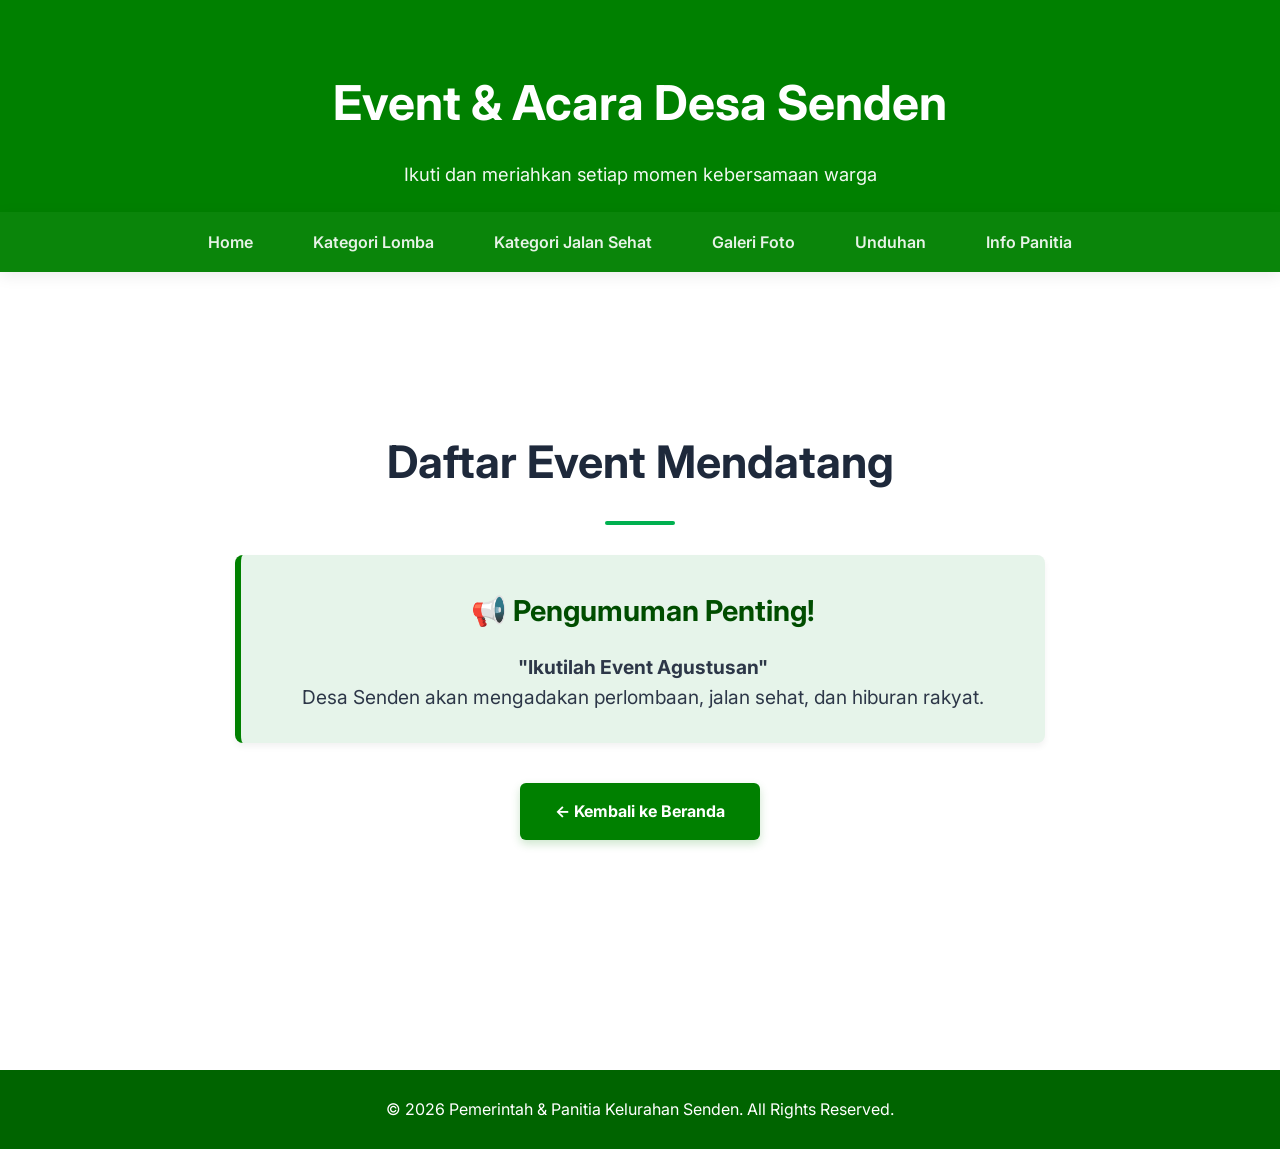
<file: event.html>
<!DOCTYPE html> <!-- Menentukan tipe dokumen HTML5 -->

<html lang="id"> <!-- Bahasa website Indonesia -->

<head> <!-- Bagian kepala website -->

    <meta charset="UTF-8"> <!-- Agar karakter terbaca normal -->

    <meta name="viewport" content="width=device-width, initial-scale=1.0">
    <!-- Membuat website responsive -->

    <title>Website Resmi Desa Senden - Event</title>
    <!-- Judul halaman -->

    <link rel="stylesheet" href="style.css">
    <!-- Menghubungkan file CSS -->

    <style>

        /* Mengatur background website */
        body {

            background: #ffffff;

        }

        /* Mengatur bagian header */
        header {

            position: relative;
            overflow: hidden;
            background: #008000;
            min-height: 200px;
            display: flex;
            align-items: center;
            justify-content: center;
            color: white;
            text-align: center;
            padding: 20px;

        }

        /* Container utama event */
        .event-container {

            max-width: 850px;
            margin: 50px auto;
            padding: 20px;
            text-align: center;

        }

        /* Kotak pengumuman */
        .highlight-box {

            background-color: #e6f4ea;
            border-left: 6px solid #008000;
            padding: 30px;
            border-radius: 8px;
            margin-top: 30px;
            box-shadow: 0 4px 6px rgba(0,0,0,0.05);
            text-align: center;

        }

        /* Judul pengumuman */
        .highlight-box h3 {

            color: #004d00;
            font-size: 1.8rem;
            margin-bottom: 15px;

        }

        /* Isi pengumuman */
        .highlight-box p {

            font-size: 1.2rem;
            color: #2d3748;
            line-height: 1.6;

        }

        /* Container tombol kembali */
        .btn-kembali-container {

            margin-top: 40px;
            text-align: center;

        }

        /* Tombol kembali */
        .btn-kembali {

            display: inline-block;
            background-color: #008000;
            color: white;
            text-decoration: none;
            border-radius: 6px;
            font-weight: bold;
            padding: 14px 35px;
            box-shadow: 0 4px 10px rgba(0, 128, 0, 0.2);
            transition: all 0.3s ease;

        }

        /* Efek hover tombol */
        .btn-kembali:hover {

            background-color: #005900;
            transform: translateY(-2px);
            box-shadow: 0 6px 15px rgba(0, 128, 0, 0.3);

        }

    </style>

</head>

<body> <!-- Isi website -->

    <!-- Header halaman -->
    <header>

        <div class="header-container">

            <!-- Judul halaman -->
            <h1>
                Event & Acara Desa Senden
            </h1>

            <!-- Deskripsi halaman -->
            <p>

                Ikuti dan meriahkan setiap
                momen kebersamaan warga

            </p>

        </div>

    </header>

    <!-- Navbar/menu navigasi -->
    <nav id="navbar">

        <!-- Menu home -->
        <a href="index.html">
            Home
        </a>

        <!-- Menu kategori lomba -->
        <a href="kategori.html">
            Kategori Lomba
        </a>

        <!-- Menu jalan sehat -->
        <a href="jalan-sehat.html">
            Kategori Jalan Sehat
        </a>

        <!-- Menu galeri -->
        <a href="galeri.html">
            Galeri Foto
        </a>

        <!-- Menu unduhan -->
        <a href="unduhan.html">
            Unduhan
        </a>

        <!-- Menu kontak -->
        <a href="kontak.html">
            Info Panitia
        </a>

    </nav>

    <!-- Section utama -->
    <section class="page-section">

        <div class="container">

            <!-- Container isi event -->
            <div class="event-container">

                <!-- Judul event -->
                <h2>
                    Daftar Event Mendatang
                </h2>

                <!-- Garis dekorasi -->
                <div class="line"></div>

                <!-- Kotak pengumuman -->
                <div class="highlight-box">

                    <!-- Judul pengumuman -->
                    <h3>
                        📢 Pengumuman Penting!
                    </h3>

                    <!-- Isi pengumuman -->
                    <p>

                        <strong>
                            "Ikutilah Event Agustusan"
                        </strong>

                    </p>

                    <!-- Penjelasan kegiatan -->
                    <p>

                        Desa Senden akan mengadakan
                        perlombaan, jalan sehat,
                        dan hiburan rakyat.

                    </p>

                </div>

                <!-- Container tombol kembali -->
                <div class="btn-kembali-container">

                    <!-- Tombol kembali -->
                    <a 
                    href="index.html"
                    class="btn-kembali">

                        ← Kembali ke Beranda

                    </a>

                </div>

            </div>

        </div>

    </section>

    <!-- Footer website -->
    <footer>

        <p>

            &copy; 2026 Pemerintah & Panitia
            Kelurahan Senden.

            All Rights Reserved.

        </p>

    </footer>

</body>

</html>
</file>
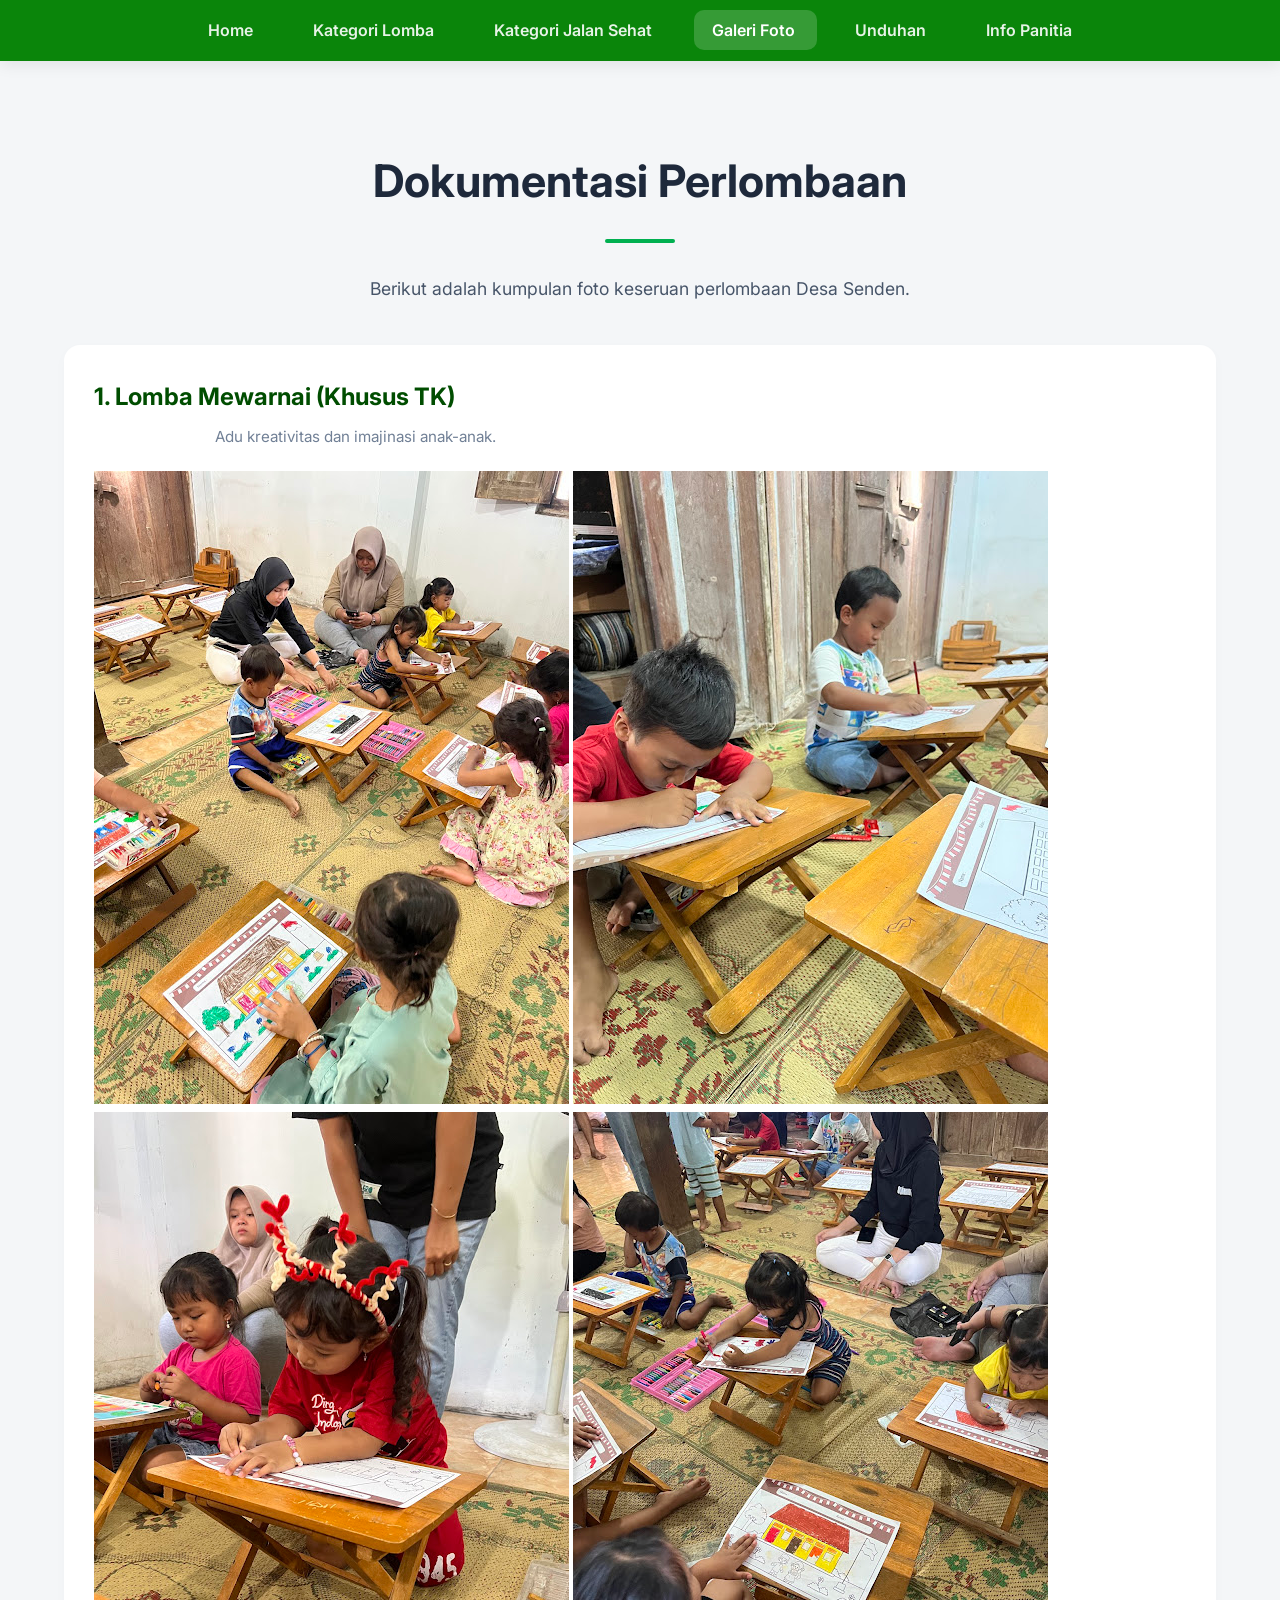
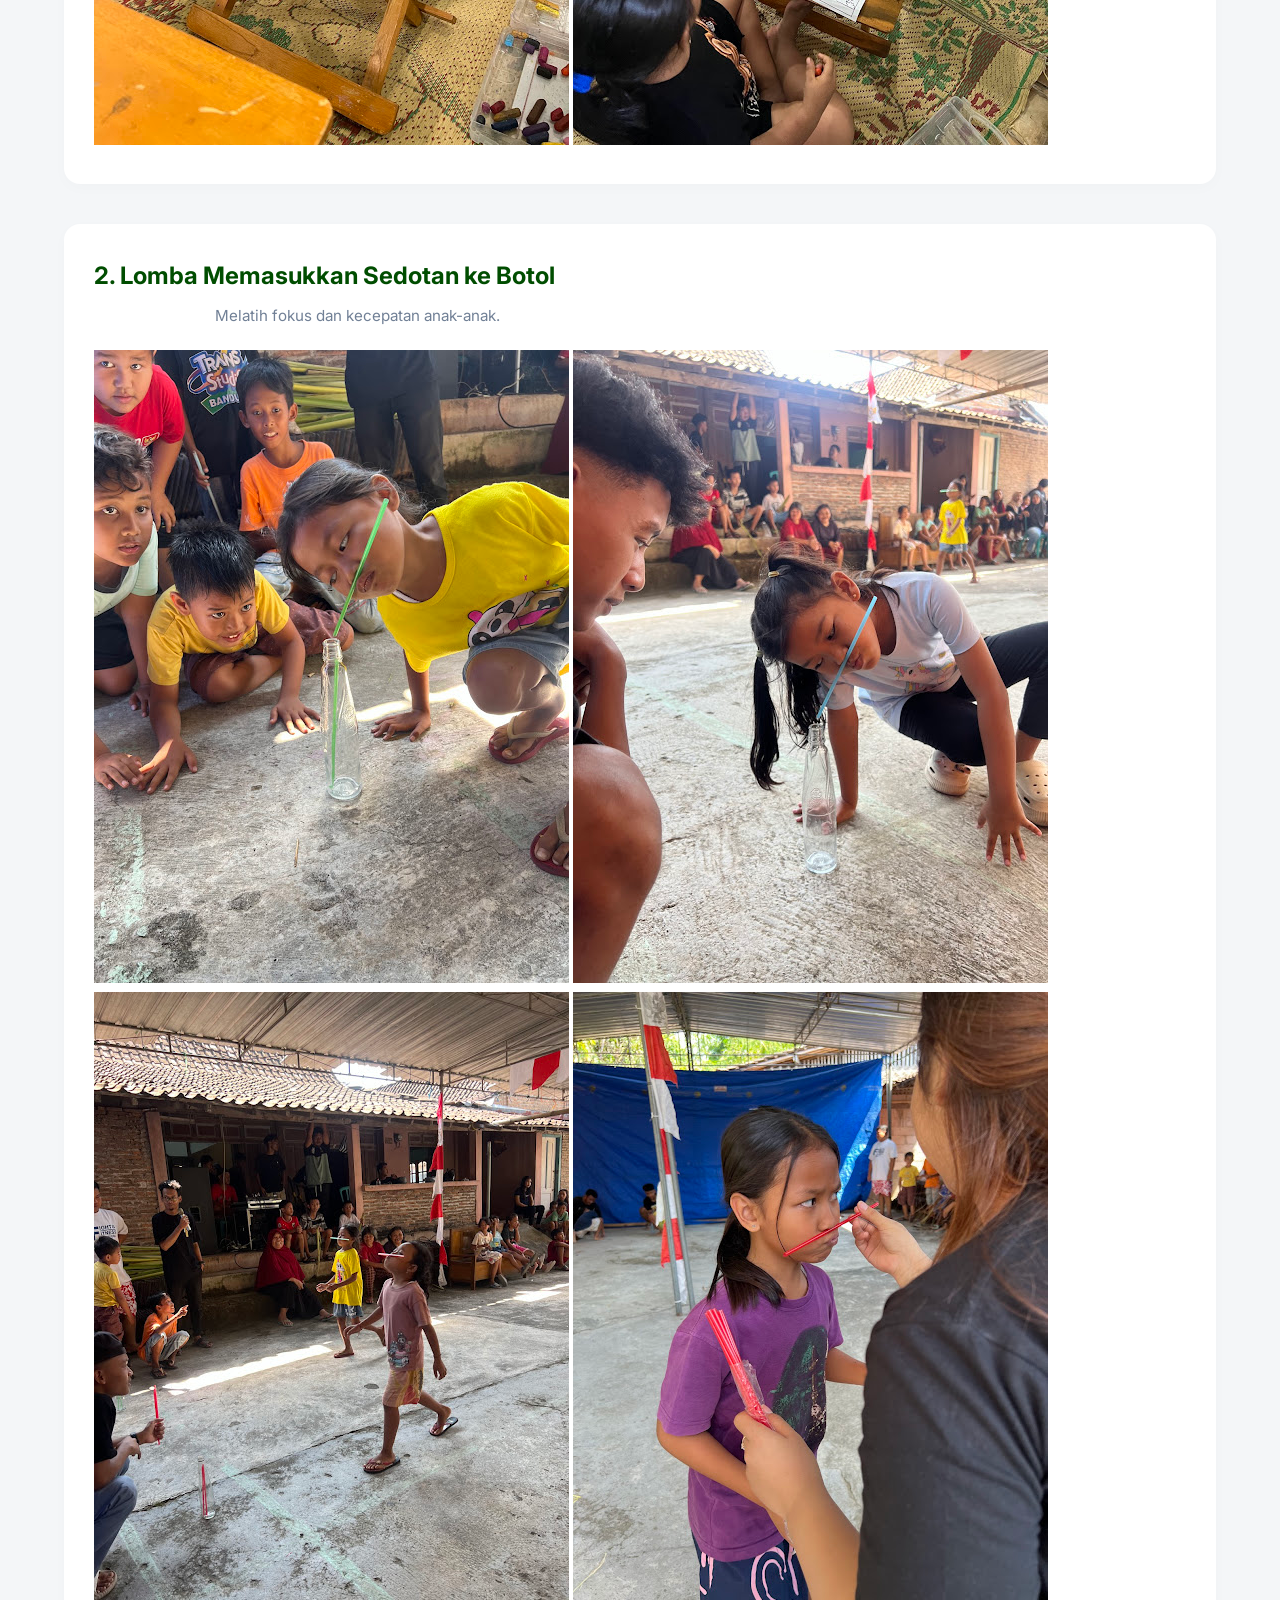
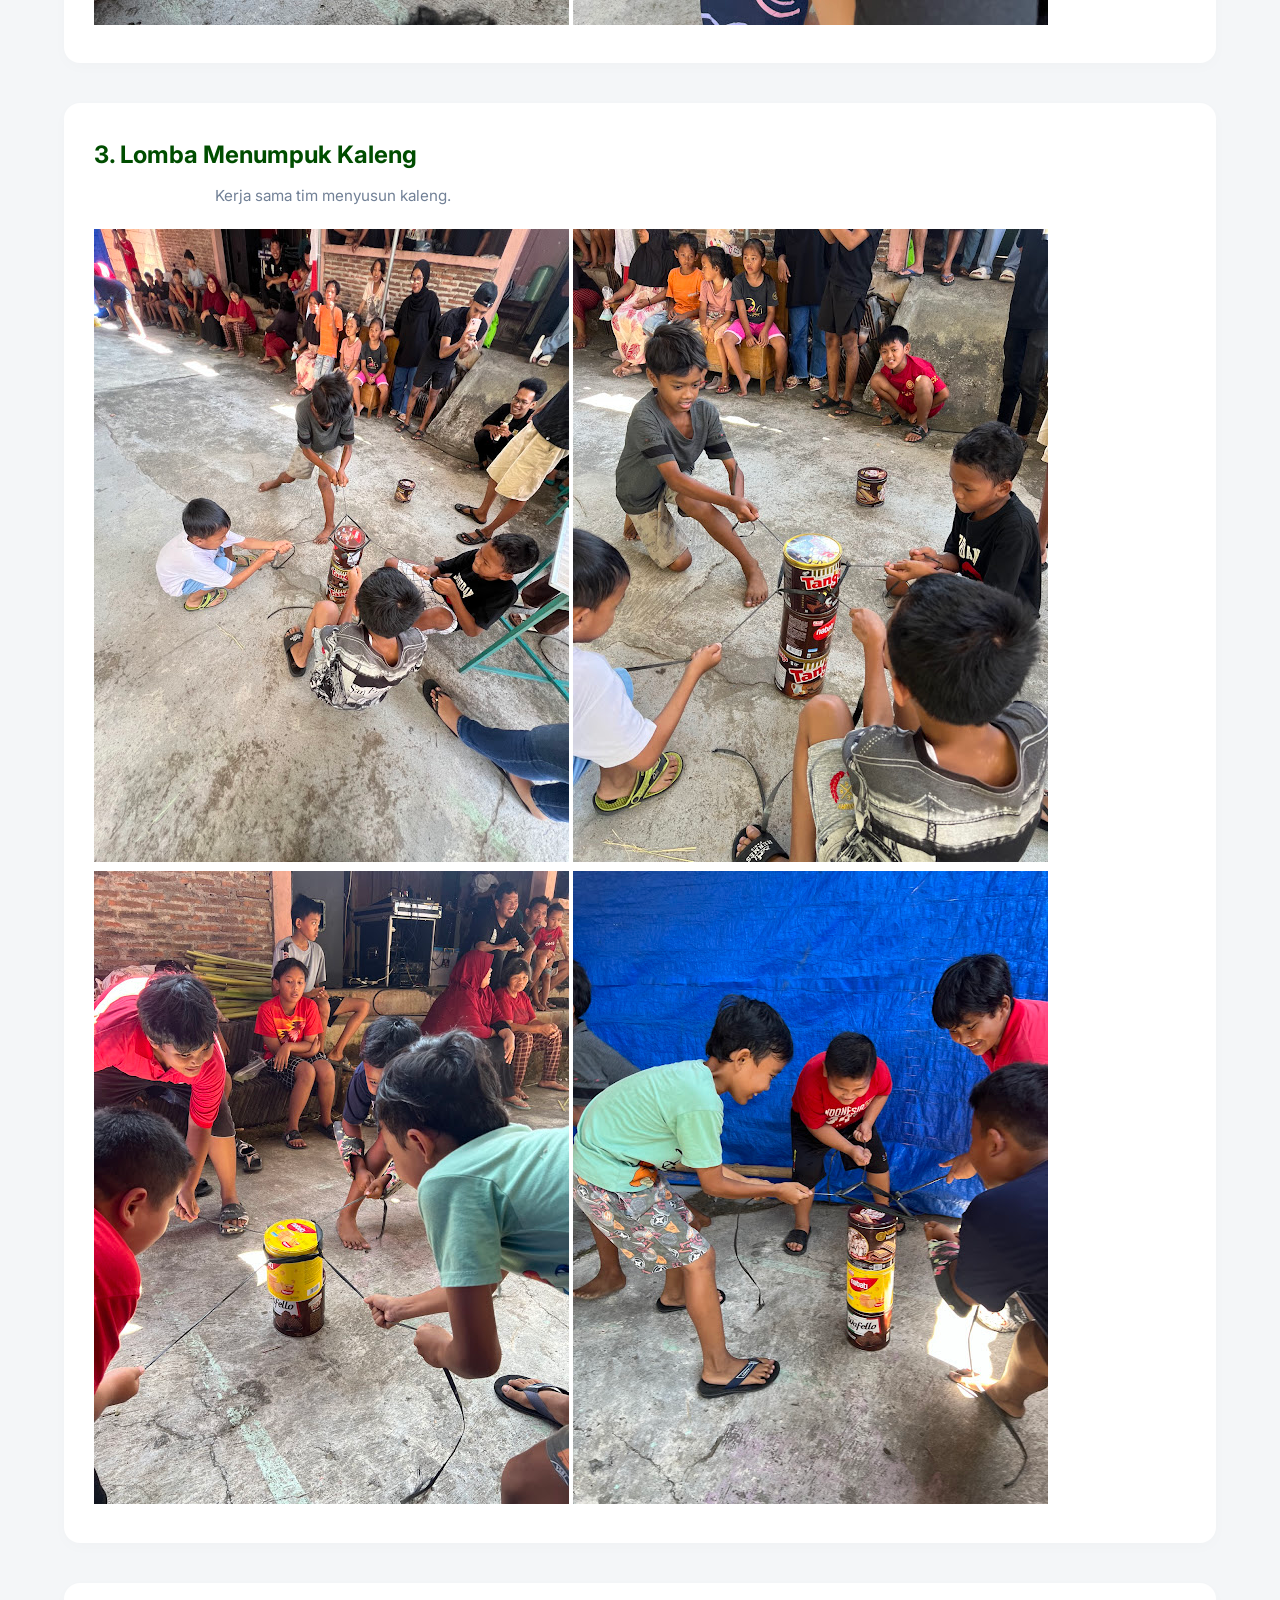
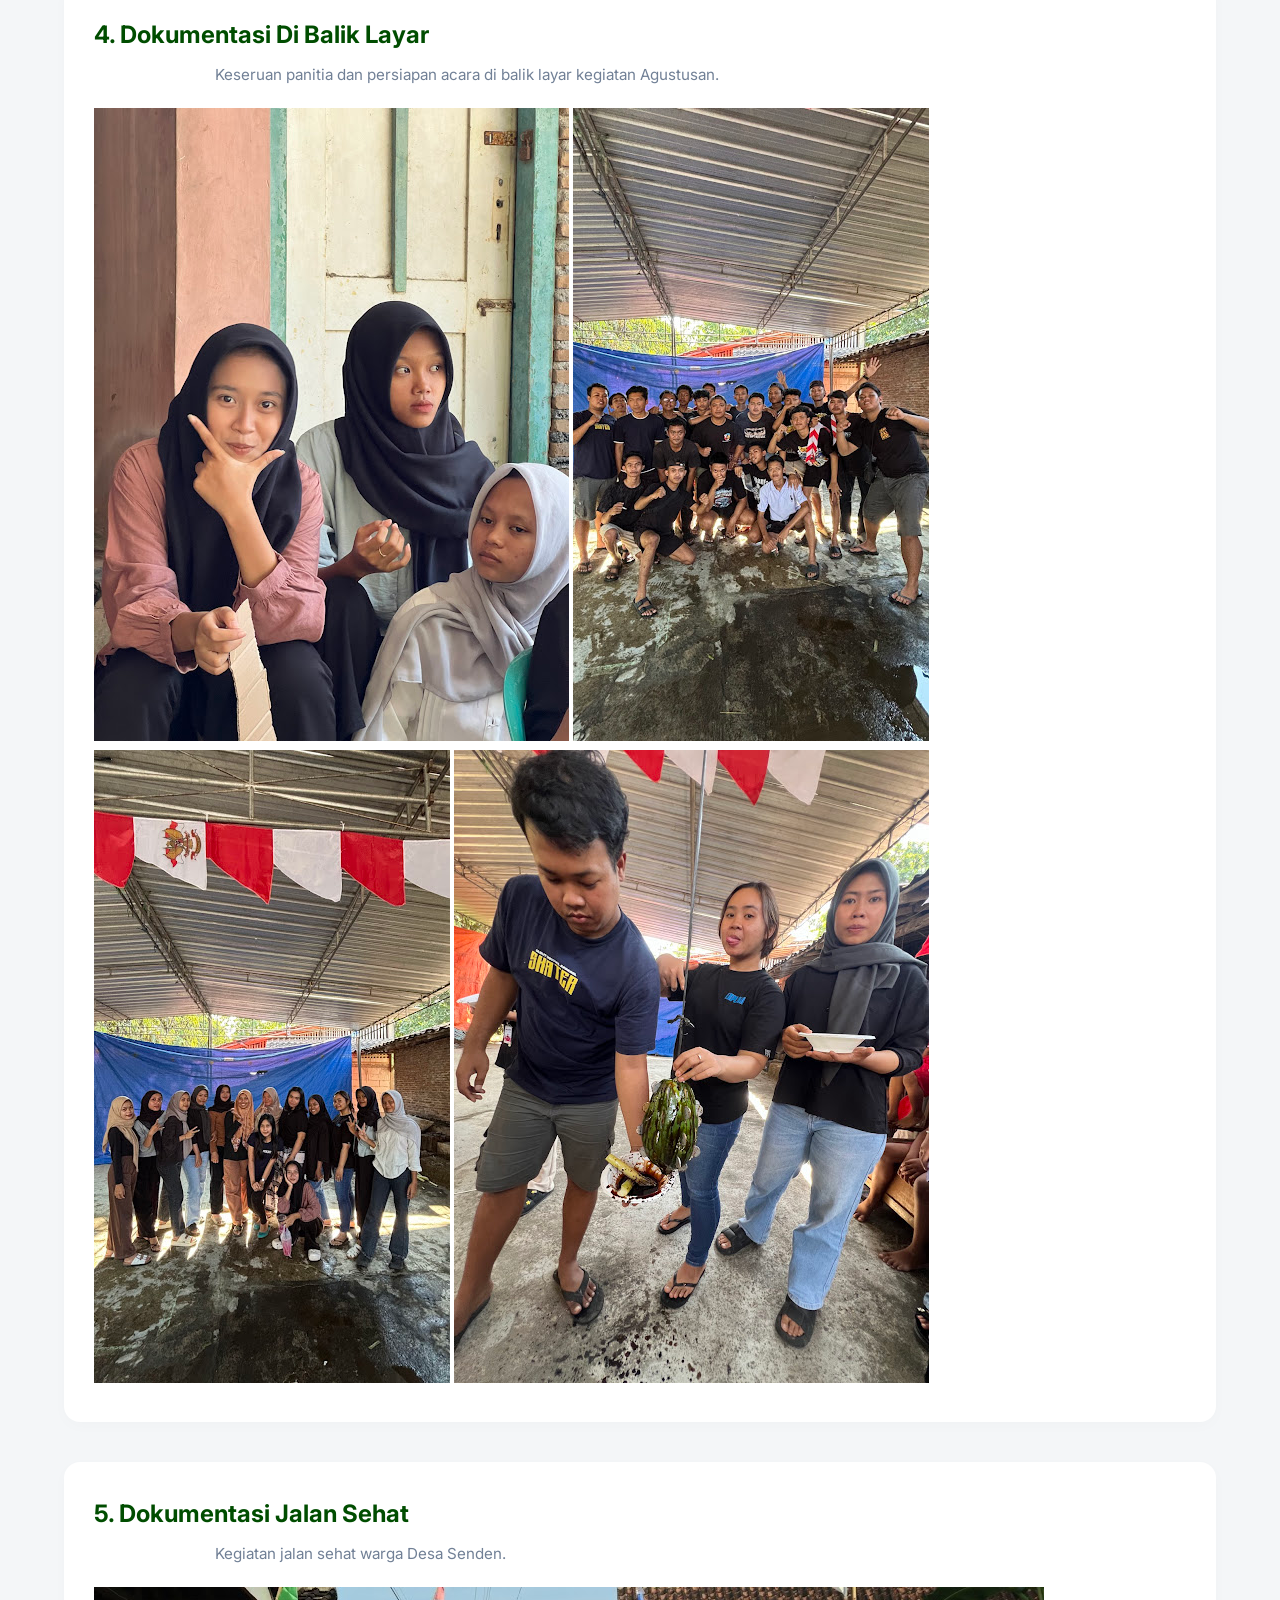
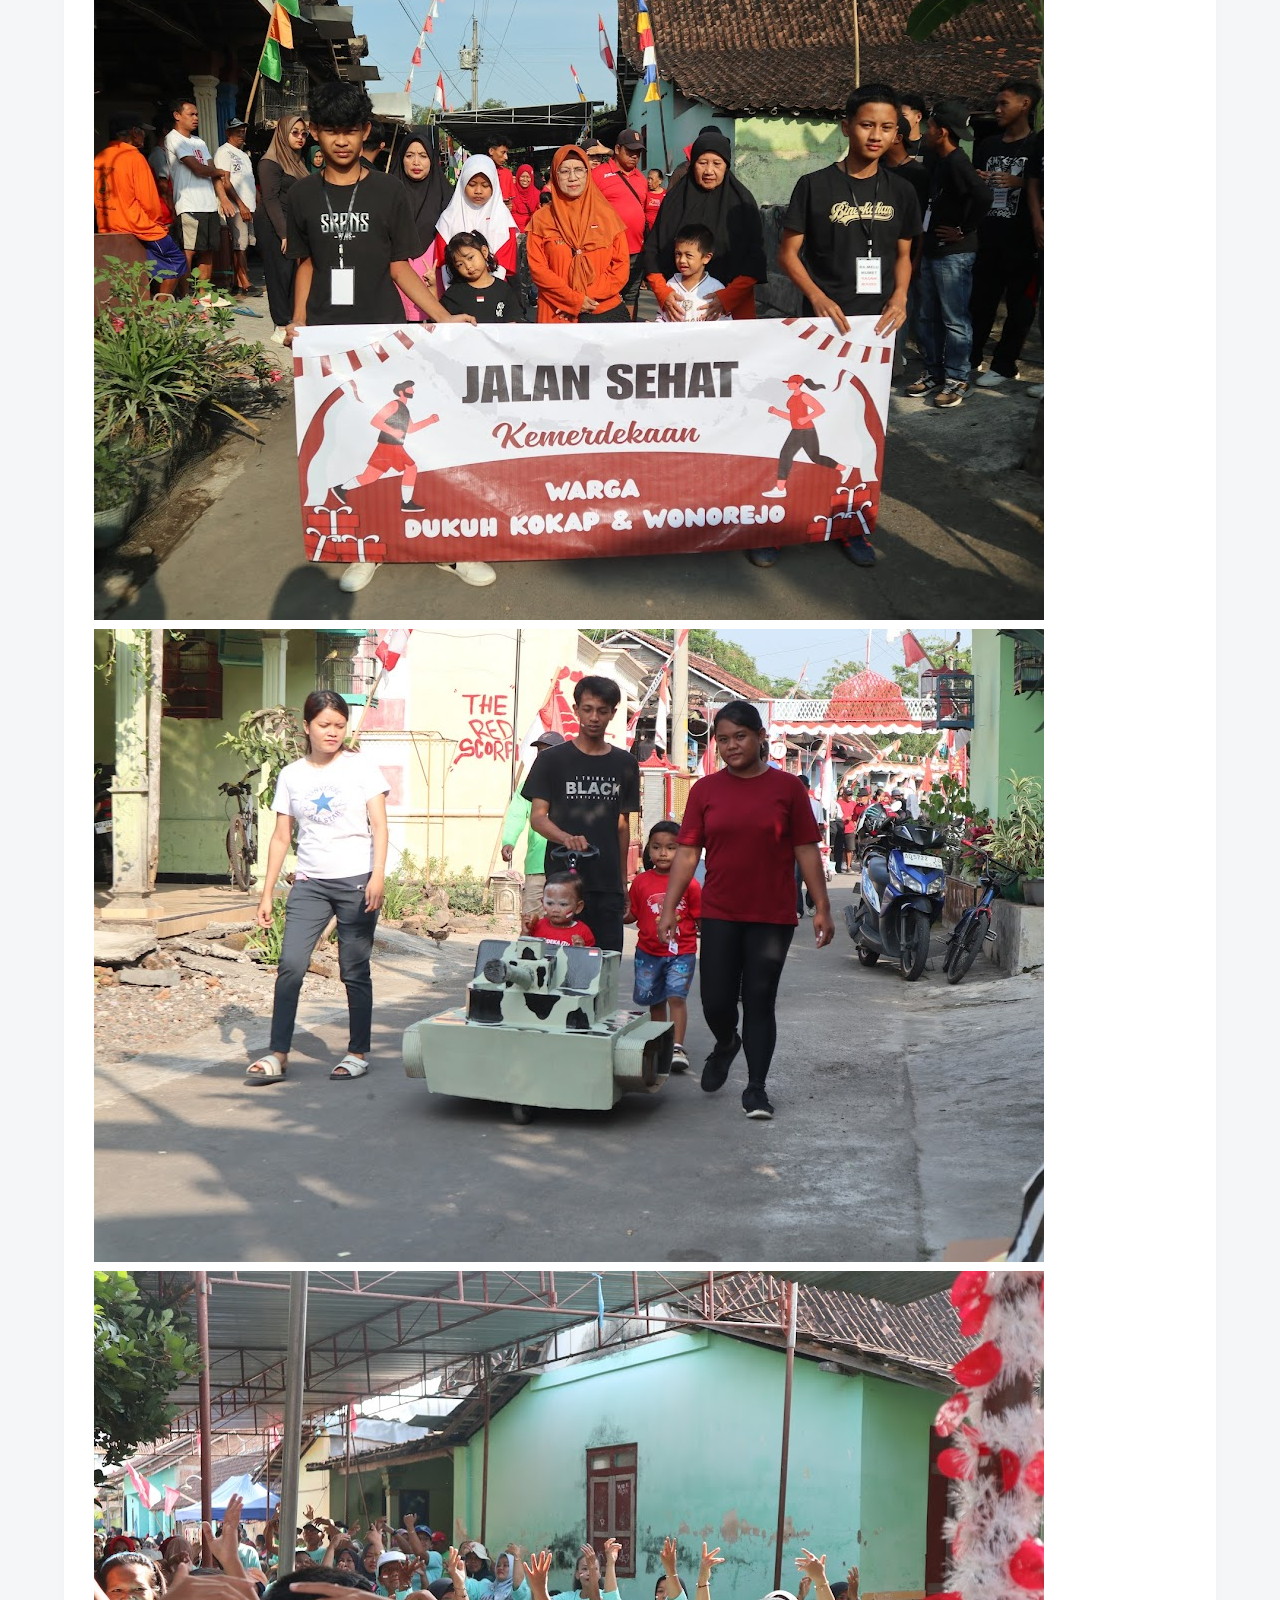
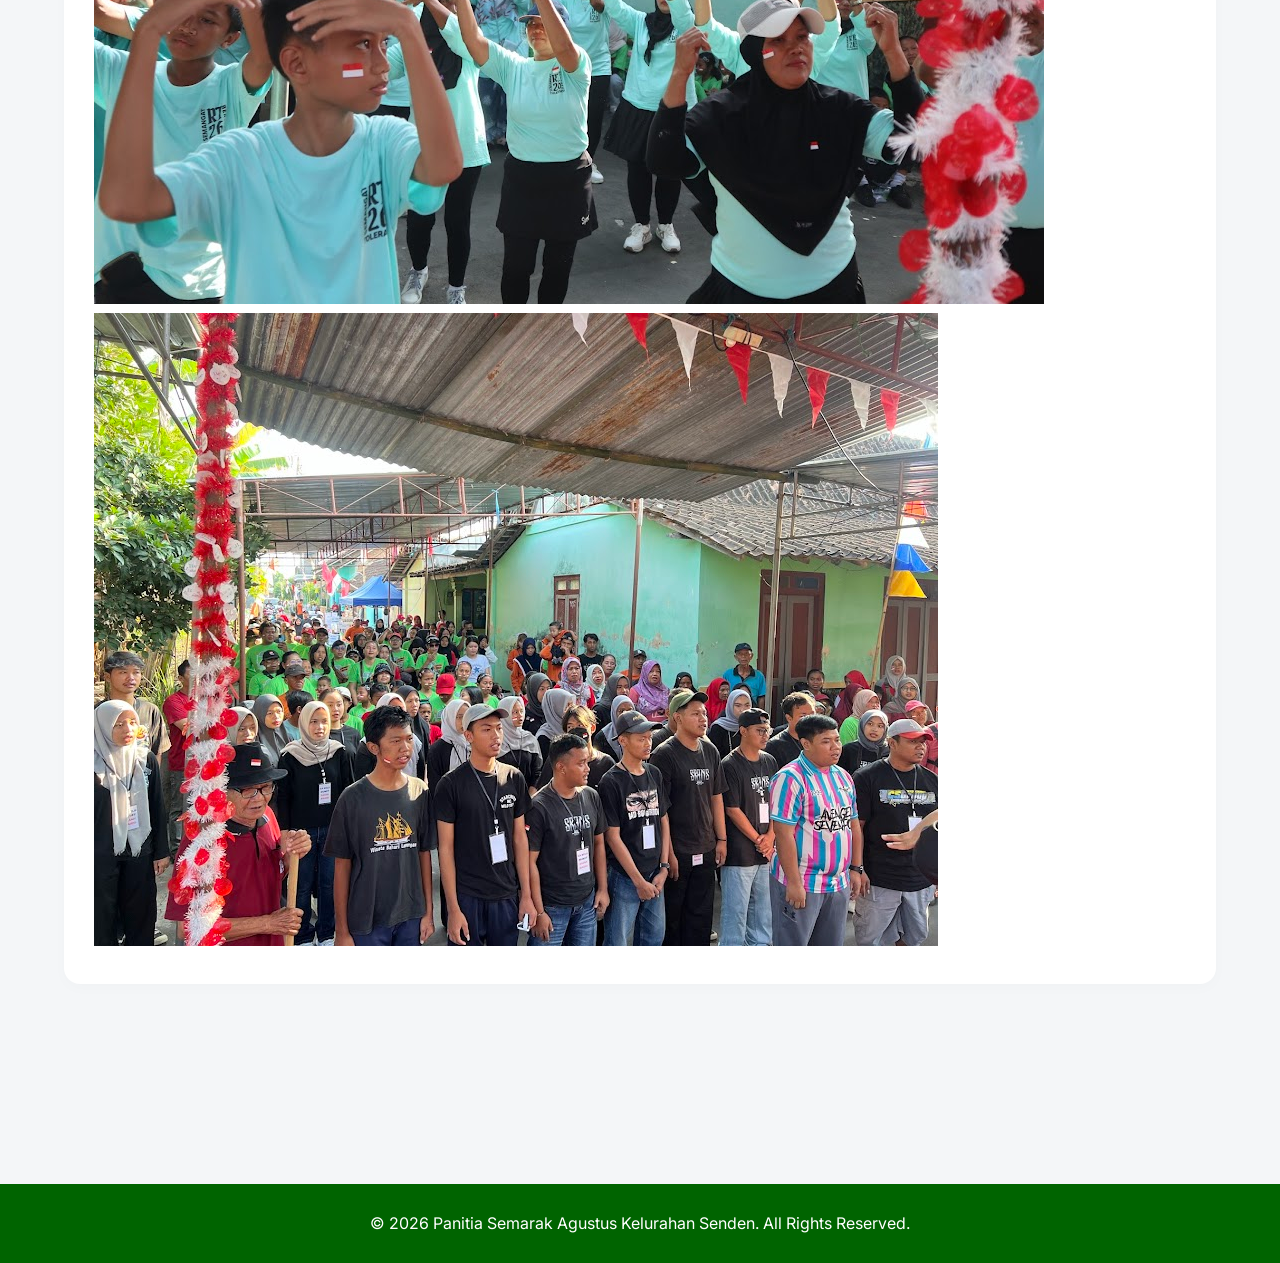
<file: galeri.html>
<!DOCTYPE html> <html lang="id"> <head> <meta charset="UTF-8"> <meta name="viewport" content="width=device-width, initial-scale=1.0">
    <title>Galeri Foto - Agustus Senden</title>
    <link rel="stylesheet" href="style.css">
    <style>

        /* ==========================================
           SECTION KHUSUS TIAP LOMBA
           ========================================== */

        .lomba-section {

            /* Background putih */
            background: #ffffff;

            /* Jarak dalam */
            padding: 30px;

            /* Membulatkan sudut */
            border-radius: 16px;

            /* Jarak bawah */
            margin-bottom: 40px;

            /* Bayangan */
            box-shadow: 0 4px 15px rgba(0,0,0,0.02);

            /* Text rata kiri */
            text-align: left;

        }

        /* ==========================================
           JUDUL LOMBA
           ========================================== */

        .lomba-section h3 {

            color: #004d00;
            font-size: 1.5rem;
            margin-bottom: 5px;
            font-weight: 700;

        }

        /* ==========================================
           SUB JUDUL
           ========================================== */

        .lomba-section .sub-title {

            color: #718096;
            font-size: 0.95rem;
            margin-bottom: 20px;

        }

    </style>

</head>

<body> <nav id="navbar">

        <a href="index.html">Home</a>

        <a href="kategori.html">
            Kategori Lomba
        </a>

        <a href="jalan-sehat.html">
            Kategori Jalan Sehat
        </a>

        <a href="galeri.html" class="active">
            Galeri Foto
        </a>

        <a href="unduhan.html">
            Unduhan
        </a>

        <a href="kontak.html">
            Info Panitia
        </a>

    </nav>

    <section class="page-section">

        <div class="container">

            <h2>Dokumentasi Perlombaan</h2>

            <div class="line"></div>

            <p class="lead">

                Berikut adalah kumpulan foto
                keseruan perlombaan Desa Senden.

            </p>

            <div class="lomba-section">

                <h3>
                    1. Lomba Mewarnai (Khusus TK)
                </h3>

                <p class="sub-title">

                    Adu kreativitas dan imajinasi anak-anak.

                </p>

                <div class="album-grid">

                    <img 
                    src="assets/Gambar/2025_08_17_10_25_IMG_6404.jpg"
                    alt="Suasana Lomba Mewarnai 1">

                    <img 
                    src="assets/Gambar/2025_08_17_10_25_IMG_6402.jpg"
                    alt="Hasil Karya Mewarnai 2">

                    <img 
                    src="assets/Gambar/2025_08_17_10_42_IMG_6447.jpg"
                    alt="Peserta Mewarnai Serius 3">

                    <img 
                    src="assets/Gambar/2025_08_17_10_26_IMG_mewarnai.jpg"
                    alt="Penyerahan Hadiah Mewarnai 4">

                </div>

            </div>

            <div class="lomba-section">

                <h3>
                    2. Lomba Memasukkan Sedotan ke Botol
                </h3>

                <p class="sub-title">

                    Melatih fokus dan kecepatan anak-anak.

                </p>

                <div class="album-grid">

                    <img 
                    src="assets/Gambar/2025_08_17_10_14_IMG_6368.jpg"
                    alt="Keseruan Lomba Sedotan 1">

                    <img 
                    src="assets/Gambar/2025_08_17_10_15_IMG_6371.jpg"
                    alt="Peserta Mendekati Botol 2">

                    <img 
                    src="assets/Gambar/2025_08_17_10_15_IMG_6373.jpg"
                    alt="Sorak Penonton 3">

                    <img 
                    src="assets/Gambar/2025_08_17_10_19_IMG_manyun.jpg"
                    alt="Pemenang Lomba Sedotan 4">

                </div>

            </div>

            <div class="lomba-section">

                <h3>
                    3. Lomba Menumpuk Kaleng
                </h3>

                <p class="sub-title">

                    Kerja sama tim menyusun kaleng.

                </p>

                <div class="album-grid">

                    <img 
                    src="assets/Gambar/2025_08_17_10_51_IMG_6466.jpg"
                    alt="Kerja Sama Menumpuk Kaleng 1">

                    <img 
                    src="assets/Gambar/2025_08_17_10_51_IMG_6462.jpg"
                    alt="Kaleng Mulai Terangkat 2">

                    <img 
                    src="assets/Gambar/2025_08_17_10_50_IMG_6458.jpg"
                    alt="Menara Kaleng 3">

                    <img 
                    src="assets/Gambar/2025_08_17_10_50_IMG_brian.jpg"
                    alt="Kaleng Roboh Heboh 4">

                </div>

            </div>

            <div class="lomba-section">

                <h3>
                    4. Dokumentasi Di Balik Layar
                </h3>

                <p class="sub-title">

                    Keseruan panitia dan persiapan acara di balik layar kegiatan Agustusan.

                </p>

                <div class="album-grid">

                    <img 
                    src="assets/Gambar/2025_08_17_11_27_IMG_6515.jpg"
                    alt="Panitia 1">

                    <img 
                    src="assets/Gambar/2025_08_17_14_58_IMG_cw.jpg"
                    alt="Panitia 2">

                    <img 
                    src="assets/Gambar/2025_08_17_15_00_IMG_6667.jpg"
                    alt="Panitia 3">

                    <img 
                    src="assets/Gambar/2025_08_17_12_45_IMG_gantung.jpg"
                    alt="Panitia 4">

                </div>

            </div>

            <div class="lomba-section">

                <h3>
                    5. Dokumentasi Jalan Sehat
                </h3>

                <p class="sub-title">

                    Kegiatan jalan sehat warga Desa Senden.

                </p>

                <div class="album-grid">

                    <img 
                    src="assets/Gambar/IMG_9604.CR2.jpg" 
                    alt="Start Jalan Sehat 1">

                    <img 
                    src="assets/Gambar/IMG_9680.CR2.jpg" 
                    alt="Rombongan Warga Senden 2">

                    <img 
                    src="assets/Gambar/IMG_9726.CR2.jpg" 
                    alt="Keseruan Di Jalan 3">

                    <img 
                    src="assets/Gambar/IMG_7551.jpg" 
                    alt="Pembagian Doorprize Jalan Sehat 4">

                </div>

            </div>

        </div>

    </section>

    <footer>

        <p>

            &copy; 2026 Panitia Semarak Agustus
            Kelurahan Senden.

            All Rights Reserved.

        </p>

    </footer>

</body>

</html>
</file>
<file: style.css>
/* ==========================================
   RESET & GLOBAL STYLES
   ========================================== */

/* Mengambil font Inter dari Google Fonts */
@import url('https://fonts.googleapis.com/css2?family=Inter:wght@300;400;600;700&display=swap');

/* Mengatur semua elemen */
* {
    /* Menghilangkan margin bawaan */
    margin: 0;

    /* Menghilangkan padding bawaan */
    padding: 0;

    /* Agar ukuran elemen lebih rapi */
    box-sizing: border-box;

    /* Scroll halus */
    scroll-behavior: smooth;
}

/* ==========================================
   BODY WEBSITE
   ========================================== */

body {
    /* Font utama */
    font-family: 'Inter', sans-serif;

    /* Warna background */
    background: #f4f6f8;

    /* Warna teks */
    color: #2d3748;

    /* Tinggi antar baris */
    line-height: 1.8;

    /* Menghilangkan scroll horizontal */
    overflow-x: hidden;
}

/* ==========================================
   CONTAINER
   ========================================== */

.container {
    /* Lebar maksimal */
    max-width: 1200px;

    /* Posisi tengah */
    margin: auto;

    /* Jarak kanan kiri */
    padding: 0 24px;
}

/* ==========================================
   SECTION GLOBAL
   ========================================== */

section {
    /* Jarak section */
    padding: 80px 20px;

    /* Teks tengah */
    text-align: center;
}

/* Judul section */
section h2 {
    /* Ukuran font */
    font-size: 2.8rem;

    /* Ketebalan */
    font-weight: 700;

    /* Warna */
    color: #1e293b;

    /* Jarak bawah */
    margin-bottom: 10px;
}

/* Paragraf section */
section p {
    /* Ukuran */
    font-size: 1.05rem;

    /* Warna */
    color: #4a5568;

    /* Lebar maksimal */
    max-width: 850px;

    /* Tengah */
    margin: auto;
}

/* ==========================================
   GARIS DEKORASI
   ========================================== */

.line {
    /* Lebar garis */
    width: 70px;

    /* Tinggi garis */
    height: 4px;

    /* Warna */
    background: #00b050;

    /* Posisi tengah */
    margin: 18px auto 30px auto;

    /* Membulat */
    border-radius: 100px;
}

/* ==========================================
   HEADER WEBSITE
   ========================================== */

header {
    /* Background gradasi */
    background: linear-gradient(135deg, #006400, #00a859);

    /* Warna teks */
    color: white;

    /* Tengah */
    text-align: center;

    /* Jarak bawah */
    padding-bottom: 40px;

    /* Bayangan */
    box-shadow: 0 4px 20px rgba(0,0,0,0.1);
}

/* Banner header */
.header-banner {
    /* Lebar penuh */
    width: 100%;

    /* Mengubah tinggi menjadi auto agar gambar tidak ditarik paksa (penyebab blur) */
    height: auto; 

    /* Menjaga bentuk asli gambar */
    object-fit: contain; 

    /* Sedikit gelap agar teks terbaca */
    filter: brightness(0.9);

    /* Memaksa browser merender sisa piksel agar lebih tajam dan crisp */
    image-rendering: -webkit-optimize-contrast;
    image-rendering: crisp-edges;
}

/* Container header */
.header-container {
    /* Jarak atas */
    padding-top: 40px;
}

/* Judul header */
header h1 {
    /* Ukuran */
    font-size: 3rem;

    /* Ketebalan */
    font-weight: 700;

    /* Jarak bawah */
    margin-bottom: 12px;
}

/* Paragraf header */
header p {
    /* Ukuran */
    font-size: 1.15rem;

    /* Transparansi */
    opacity: 0.95;
}

/* ==========================================
   HERO SECTION
   ========================================== */

.hero {
    /* Background gambar + overlay */
    background:
    linear-gradient(rgba(0,0,0,0.65), rgba(0,0,0,0.65)),
    url('assets/Gambar/banner_agustusan.webp')
    no-repeat center center/cover;

    /* Tinggi hero */
    height: 80vh;

    /* Flexbox */
    display: flex;

    /* Tengah vertikal */
    align-items: center;

    /* Tengah horizontal */
    justify-content: center;

    /* Teks tengah */
    text-align: center;

    /* Padding */
    padding: 20px;
}

/* Judul hero */
.hero-content h2 {
    /* Ukuran */
    font-size: 4rem;

    /* Warna */
    color: #fff700;

    /* Ketebalan */
    font-weight: 700;

    /* Bayangan teks */
    text-shadow: 0 5px 15px rgba(0,0,0,0.4);

    /* Jarak bawah */
    margin-bottom: 20px;
}

/* Text hero */
.hero-content p {
    /* Ukuran */
    font-size: 1.2rem;

    /* Warna */
    color: #f8fafc;

    /* Lebar maksimal */
    max-width: 750px;

    /* Tengah */
    margin: auto;
}

/* ==========================================
   NAVBAR
   ========================================== */

nav {
    /* Background */
    background: rgba(0, 128, 0, 0.96);

    /* Blur */
    backdrop-filter: blur(10px);

    /* Sticky */
    position: sticky;

    /* Menempel atas */
    top: 0;

    /* Layer */
    z-index: 1000;

    /* Padding */
    padding: 16px 10px;

    /* Tengah */
    text-align: center;

    /* Bayangan */
    box-shadow: 0 4px 15px rgba(0,0,0,0.08);
}

/* Link navbar */
nav a {
    /* Warna */
    color: rgba(255,255,255,0.9);

    /* Hilangkan underline */
    text-decoration: none;

    /* Jarak */
    margin: 0 10px;

    /* Padding */
    padding: 10px 18px;

    /* Membulat */
    border-radius: 10px;

    /* Ketebalan */
    font-weight: 600;

    /* Animasi */
    transition: all 0.3s ease;
}

/* Hover navbar */
nav a:hover,
nav a.active {
    /* Background hover */
    background: rgba(255,255,255,0.18);

    /* Warna teks */
    color: white;
}

/* ==========================================
   VISI MISI
   ========================================== */

.visi-misi {
    /* Background */
    background: white;

    /* Padding */
    padding: 50px;

    /* Membulat */
    border-radius: 20px;

    /* Bayangan */
    box-shadow: 0 10px 30px rgba(0,0,0,0.05);

    /* Lebar maksimal */
    max-width: 1000px;

    /* Tengah */
    margin: 40px auto;
}

/* Judul visi misi */
.visi-misi h3 {
    /* Ukuran */
    font-size: 1.6rem;

    /* Warna */
    color: #0f172a;

    /* Jarak bawah */
    margin-bottom: 20px;
}

/* Text visi */
.visi {
    /* Ukuran */
    font-size: 1.2rem;

    /* Ketebalan */
    font-weight: 600;

    /* Warna */
    color: #008000;

    /* Jarak bawah */
    margin-bottom: 35px;
}

/* List misi */
.visi-misi ol {
    /* Agar tidak full */
    display: inline-block;

    /* Rata kiri */
    text-align: left;

    /* Jarak atas */
    margin-top: 15px;
}

/* Item list */
.visi-misi ol li {
    /* Jarak bawah */
    margin-bottom: 12px;

    /* Ukuran */
    font-size: 1.05rem;
}

/* ==========================================
   HALAMAN LOMBA
   ========================================== */

.page-section {
    /* Jarak */
    padding: 80px 20px;

    /* Tengah */
    text-align: center;
}

/* Text pembuka */
.lead {
    /* Ukuran */
    font-size: 1.1rem;

    /* Warna */
    color: #475569;

    /* Lebar */
    max-width: 800px;

    /* Tengah */
    margin: 0 auto 40px auto;
}

/* ==========================================
   FILTER BUTTON
   ========================================== */

.filter-container {
    /* Jarak bawah */
    margin-bottom: 50px;
}

/* Tombol filter */
.filter-btn {
    /* Background */
    background: white;

    /* Border */
    border: 2px solid #00a859;

    /* Warna teks */
    color: #00a859;

    /* Padding */
    padding: 12px 22px;

    /* Margin */
    margin: 5px;

    /* Membulat */
    border-radius: 12px;

    /* Ketebalan */
    font-weight: 600;

    /* Cursor */
    cursor: pointer;

    /* Animasi */
    transition: all 0.3s ease;
}

/* Hover tombol */
.filter-btn:hover {
    /* Background */
    background: #00a859;

    /* Warna teks */
    color: white;
}

/* Tombol aktif */
.btn-active {
    /* Background */
    background: #00a859;

    /* Warna teks */
    color: white;
}

/* ==========================================
   CONTAINER CARD (Sudah Diperbarui)
   ========================================== */

.profil-cards {
    /* Grid */
    display: grid;

    /* Mengunci pembagian menjadi 4 kolom sejajar di desktop */
    grid-template-columns: repeat(4, 1fr);

    /* Jarak antar card disesuaikan sedikit agar pas */
    gap: 20px;

    /* Lebar maksimal */
    max-width: 1200px;

    /* Tengah */
    margin: auto;
}

/* Mengatur gambar di dalam card lomba agar ukurannya rapi dan tidak meluap */
.profil-cards .card img {
    width: 100%;
    height: 180px;
    object-fit: cover;
    border-radius: 12px;
    margin-bottom: 15px;
}

/* ==========================================
   CARD LOMBA
   ========================================== */

.card {
    /* Background */
    background: white;

    /* Padding */
    padding: 25px 15px; /* Dipersempit sedikit agar isi teks pas berjejer 4 */

    /* Membulat */
    border-radius: 22px;

    /* Bayangan */
    box-shadow: 0 10px 25px rgba(0,0,0,0.06);

    /* Posisi */
    position: relative;

    /* Overflow */
    overflow: hidden;

    /* Animasi */
    transition: all 0.3s ease;
}

/* Hover card */
.card:hover {
    /* Naik */
    transform: translateY(-8px);

    /* Bayangan lebih besar */
    box-shadow: 0 18px 35px rgba(0,0,0,0.12);
}

/* Garis atas card */
.card::before {
    content: "";

    /* Posisi */
    position: absolute;

    /* Atas */
    top: 0;

    /* Kiri */
    left: 0;

    /* Lebar */
    width: 100%;

    /* Tinggi */
    height: 6px;

    /* Warna */
    background: linear-gradient(to right, #00a859, #00d26a);
}

/* Judul lomba */
.card h3 {
    /* Ukuran */
    font-size: 1.25rem; /* Diperkecil agar judul panjang tidak berantakan di 4 kolom */

    /* Warna */
    color: #0f172a;

    /* Jarak bawah */
    margin-bottom: 10px;
}

/* Text peserta / detail info hijau */
.card div {
    /* Warna */
    color: #00a859 !important;

    /* Tebal */
    font-weight: 600;

    /* Margin */
    margin-bottom: 12px !important;
}

/* Deskripsi */
.card p {
    /* Warna */
    color: #475569;

    /* Ukuran */
    font-size: 0.88rem; /* Diatur sedikit lebih kecil agar pas */

    /* Tinggi baris */
    line-height: 1.6;
}

/* ==========================================
   FOOTER
   ========================================== */

footer {
    /* Background */
    background: #006400;

    /* Warna */
    color: white;

    /* Tengah */
    text-align: center;

    /* Padding */
    padding: 25px;

    /* Jarak atas */
    margin-top: 80px;
}

/* ==========================================
   RESPONSIVE MOBILE (Sudah Diperbarui)
   ========================================== */

@media (max-width: 1024px) {
    /* Tampilan tablet membagi menjadi 2 kolom agar tidak terlalu sempit */
    .profil-cards {
        grid-template-columns: repeat(2, 1fr);
        gap: 25px;
    }
}

@media (max-width: 768px) {
    /* Hero mobile */
    .hero-content h2 {
        /* Ukuran kecil */
        font-size: 2.5rem;
    }

    /* Navbar mobile */
    nav a {
        /* Per baris */
        display: block;

        /* Tengah */
        margin: 10px auto;

        /* Lebar */
        width: 80%;
    }

    /* Section mobile */
    section {
        /* Padding */
        padding: 60px 20px;
    }

    /* Box visi misi */
    .visi-misi {
        /* Padding */
        padding: 30px 20px;
    }

    /* Tampilan HP menjadi 1 kolom memanjang kebawah */
    .profil-cards {
        grid-template-columns: 1fr;
        gap: 20px;
    }

    /* Card mobile */
    .card {
        /* Padding */
        padding: 25px;
    }

    /* Tombol mobile */
    .filter-btn {
        /* Lebar */
        width: 90%;
    }
}
</file>
